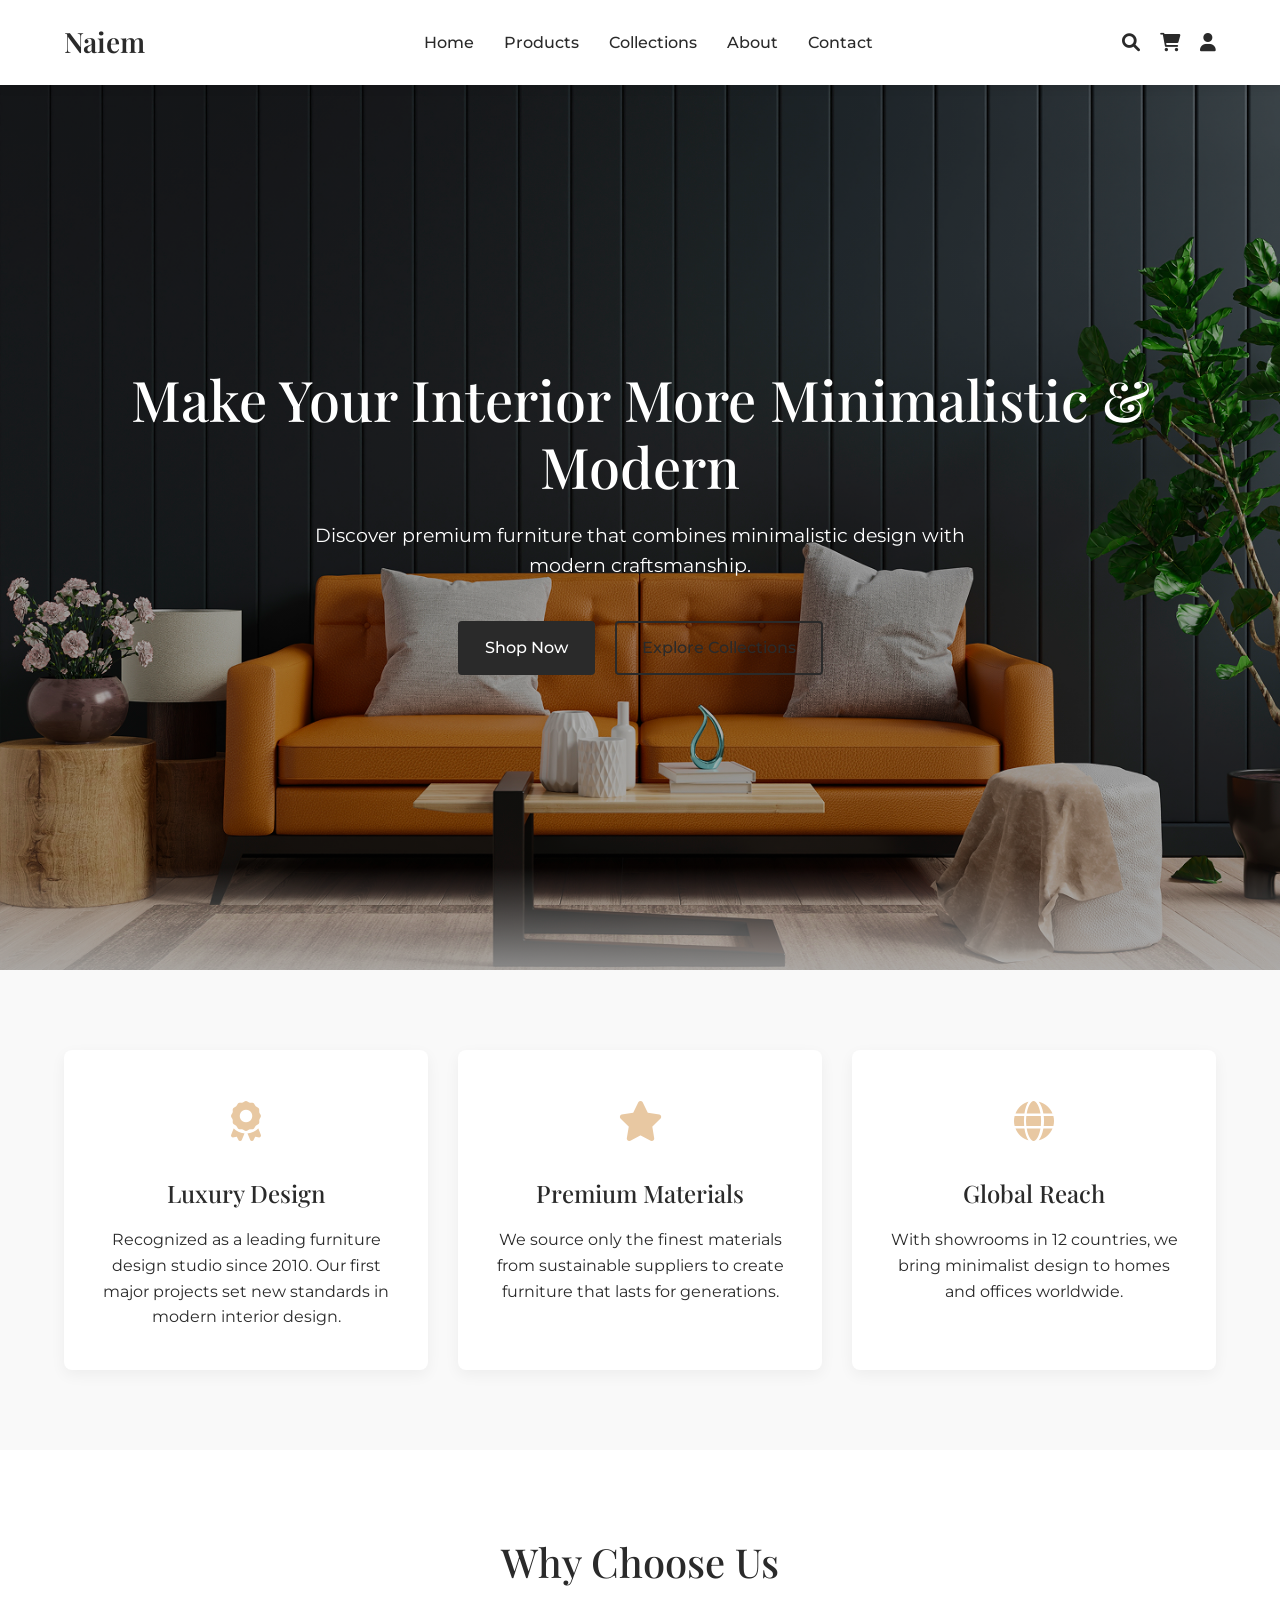
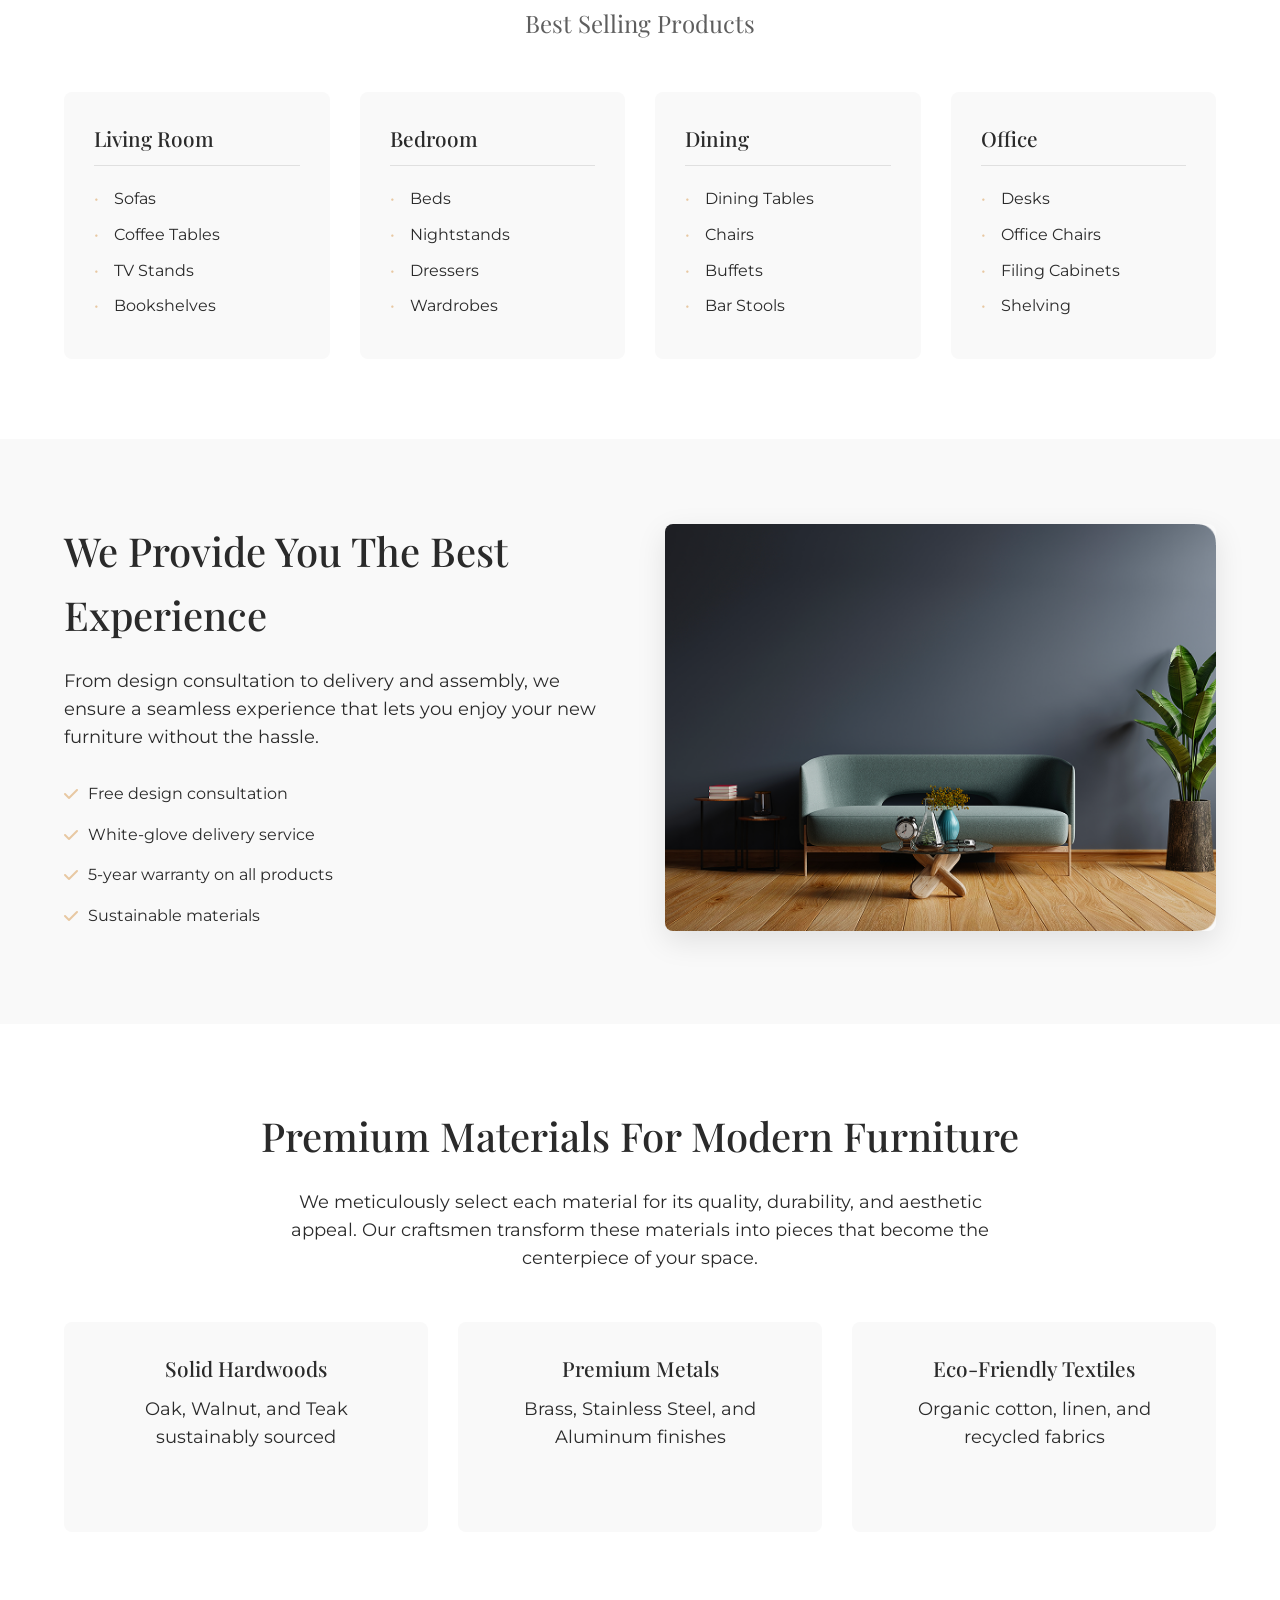
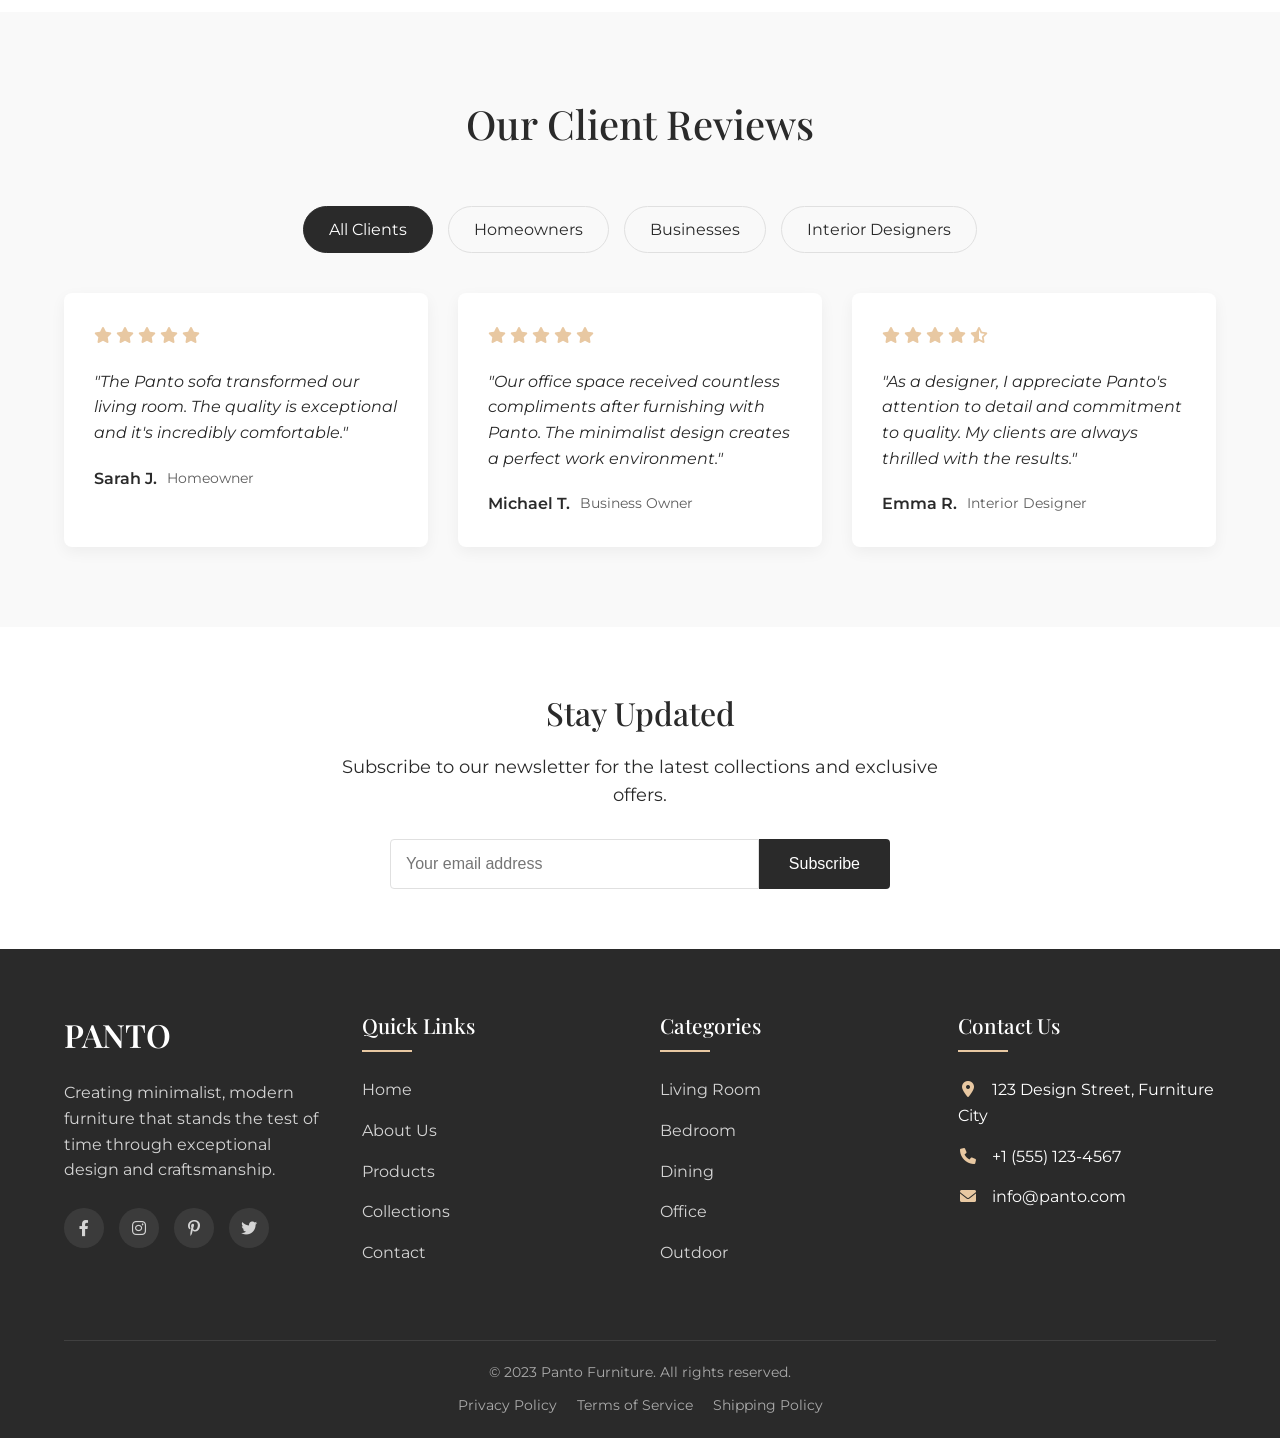
<file: index.html>
<!DOCTYPE html>
<html lang="en">
<head>
    <meta charset="UTF-8">
    <meta name="viewport" content="width=device-width, initial-scale=1.0">
    <title>Naiem - Minimalist Modern Furniture</title>
    <link rel="stylesheet" href="css/style.css">
    <link rel="stylesheet" href="css/responsive.css">
    <link href="https://fonts.googleapis.com/css2?family=Montserrat:wght@300;400;500;600;700&family=Playfair+Display:wght@400;500;600&display=swap" rel="stylesheet">
    <link rel="stylesheet" href="https://cdnjs.cloudflare.com/ajax/libs/font-awesome/6.0.0-beta3/css/all.min.css">
</head>
<body>
    <header class="header">
        <div class="container">
            <div class="logo">Naiem</div>
            <nav class="main-nav">
                <ul>
                    <li><a href="index.html">Home</a></li>
                    <li><a href="./product.html">Products</a></li>
                    <li><a href="#">Collections</a></li>
                    <li><a href="#">About</a></li>
                    <li><a href="#">Contact</a></li>
                </ul>
            </nav>
            <div class="nav-icons">
                <i class="fas fa-search"></i>
                <i class="fas fa-shopping-cart"></i>
                <i class="fas fa-user"></i>
            </div>
        </div>
    </header>

    <main>
        <section class="hero">
            <div class="container">
                <h1>Make Your Interior More Minimalistic & Modern</h1>
                <p class="subtitle">Discover premium furniture that combines minimalistic design with modern craftsmanship.</p>
                <div class="cta-buttons">
                    <a href="#" class="btn primary">Shop Now</a>
                    <a href="#" class="btn secondary">Explore Collections</a>
                </div>
            </div>
        </section>

        <section class="credentials">
            <div class="container">
                <div class="credential-card">
                    <div class="icon"><i class="fas fa-award"></i></div>
                    <h3>Luxury Design</h3>
                    <p>Recognized as a leading furniture design studio since 2010. Our first major projects set new standards in modern interior design.</p>
                </div>
                <div class="credential-card">
                    <div class="icon"><i class="fas fa-star"></i></div>
                    <h3>Premium Materials</h3>
                    <p>We source only the finest materials from sustainable suppliers to create furniture that lasts for generations.</p>
                </div>
                <div class="credential-card">
                    <div class="icon"><i class="fas fa-globe"></i></div>
                    <h3>Global Reach</h3>
                    <p>With showrooms in 12 countries, we bring minimalist design to homes and offices worldwide.</p>
                </div>
            </div>
        </section>

        <section class="products">
            <div class="container">
                <h2>Why Choose Us</h2>
                <h3>Best Selling Products</h3>
                
                <div class="product-grid">
                    <div class="product-category">
                        <h4>Living Room</h4>
                        <ul>
                            <li>Sofas</li>
                            <li>Coffee Tables</li>
                            <li>TV Stands</li>
                            <li>Bookshelves</li>
                        </ul>
                    </div>
                    
                    <div class="product-category">
                        <h4>Bedroom</h4>
                        <ul>
                            <li>Beds</li>
                            <li>Nightstands</li>
                            <li>Dressers</li>
                            <li>Wardrobes</li>
                        </ul>
                    </div>
                    
                    <div class="product-category">
                        <h4>Dining</h4>
                        <ul>
                            <li>Dining Tables</li>
                            <li>Chairs</li>
                            <li>Buffets</li>
                            <li>Bar Stools</li>
                        </ul>
                    </div>
                    
                    <div class="product-category">
                        <h4>Office</h4>
                        <ul>
                            <li>Desks</li>
                            <li>Office Chairs</li>
                            <li>Filing Cabinets</li>
                            <li>Shelving</li>
                        </ul>
                    </div>
                </div>
            </div>
        </section>

        <section class="experience">
            <div class="container">
                <div class="content">
                    <h2>We Provide You The Best Experience</h2>
                    <p>From design consultation to delivery and assembly, we ensure a seamless experience that lets you enjoy your new furniture without the hassle.</p>
                    <ul class="experience-list">
                        <li><i class="fas fa-check"></i> Free design consultation</li>
                        <li><i class="fas fa-check"></i> White-glove delivery service</li>
                        <li><i class="fas fa-check"></i> 5-year warranty on all products</li>
                        <li><i class="fas fa-check"></i> Sustainable materials</li>
                    </ul>
                </div>
                <div class="image">
                    <img src="img/experience.png" alt="Modern living room">
                </div>
            </div>
        </section>

        <section class="materials">
            <div class="container">
                <h2>Premium Materials For Modern Furniture</h2>
                <p>We meticulously select each material for its quality, durability, and aesthetic appeal. Our craftsmen transform these materials into pieces that become the centerpiece of your space.</p>
                
                <div class="material-types">
                    <div class="material">
                        <h4>Solid Hardwoods</h4>
                        <p>Oak, Walnut, and Teak sustainably sourced</p>
                    </div>
                    <div class="material">
                        <h4>Premium Metals</h4>
                        <p>Brass, Stainless Steel, and Aluminum finishes</p>
                    </div>
                    <div class="material">
                        <h4>Eco-Friendly Textiles</h4>
                        <p>Organic cotton, linen, and recycled fabrics</p>
                    </div>
                </div>
            </div>
        </section>

        <section class="reviews">
            <div class="container">
                <h2>Our Client Reviews</h2>
                
                <div class="review-categories">
                    <div class="category active" data-category="all">All Clients</div>
                    <div class="category" data-category="homeowners">Homeowners</div>
                    <div class="category" data-category="businesses">Businesses</div>
                    <div class="category" data-category="interior-designers">Interior Designers</div>
                </div>
                
                <div class="review-container">
                    <div class="review-card" data-category="homeowners">
                        <div class="stars">
                            <i class="fas fa-star"></i>
                            <i class="fas fa-star"></i>
                            <i class="fas fa-star"></i>
                            <i class="fas fa-star"></i>
                            <i class="fas fa-star"></i>
                        </div>
                        <p>"The Panto sofa transformed our living room. The quality is exceptional and it's incredibly comfortable."</p>
                        <div class="client">
                            <div class="name">Sarah J.</div>
                            <div class="type">Homeowner</div>
                        </div>
                    </div>
                    
                    <div class="review-card" data-category="businesses">
                        <div class="stars">
                            <i class="fas fa-star"></i>
                            <i class="fas fa-star"></i>
                            <i class="fas fa-star"></i>
                            <i class="fas fa-star"></i>
                            <i class="fas fa-star"></i>
                        </div>
                        <p>"Our office space received countless compliments after furnishing with Panto. The minimalist design creates a perfect work environment."</p>
                        <div class="client">
                            <div class="name">Michael T.</div>
                            <div class="type">Business Owner</div>
                        </div>
                    </div>
                    
                    <div class="review-card" data-category="interior-designers">
                        <div class="stars">
                            <i class="fas fa-star"></i>
                            <i class="fas fa-star"></i>
                            <i class="fas fa-star"></i>
                            <i class="fas fa-star"></i>
                            <i class="fas fa-star-half-alt"></i>
                        </div>
                        <p>"As a designer, I appreciate Panto's attention to detail and commitment to quality. My clients are always thrilled with the results."</p>
                        <div class="client">
                            <div class="name">Emma R.</div>
                            <div class="type">Interior Designer</div>
                        </div>
                    </div>
                </div>
            </div>
        </section>

        <section class="newsletter">
            <div class="container">
                <h3>Stay Updated</h3>
                <p>Subscribe to our newsletter for the latest collections and exclusive offers.</p>
                <form class="subscribe-form">
                    <input type="email" placeholder="Your email address">
                    <button type="submit">Subscribe</button>
                </form>
            </div>
        </section>
    </main>

    <footer class="footer">
        <div class="container">
            <div class="footer-grid">
                <div class="footer-col about">
                    <div class="logo">PANTO</div>
                    <p>Creating minimalist, modern furniture that stands the test of time through exceptional design and craftsmanship.</p>
                    <div class="social-links">
                        <a href="#"><i class="fab fa-facebook-f"></i></a>
                        <a href="#"><i class="fab fa-instagram"></i></a>
                        <a href="#"><i class="fab fa-pinterest-p"></i></a>
                        <a href="#"><i class="fab fa-twitter"></i></a>
                    </div>
                </div>
                
                <div class="footer-col links">
                    <h4>Quick Links</h4>
                    <ul>
                        <li><a href="#">Home</a></li>
                        <li><a href="#">About Us</a></li>
                        <li><a href="#">Products</a></li>
                        <li><a href="#">Collections</a></li>
                        <li><a href="#">Contact</a></li>
                    </ul>
                </div>
                
                <div class="footer-col links">
                    <h4>Categories</h4>
                    <ul>
                        <li><a href="#">Living Room</a></li>
                        <li><a href="#">Bedroom</a></li>
                        <li><a href="#">Dining</a></li>
                        <li><a href="#">Office</a></li>
                        <li><a href="#">Outdoor</a></li>
                    </ul>
                </div>
                
                <div class="footer-col contact">
                    <h4>Contact Us</h4>
                    <ul>
                        <li><i class="fas fa-map-marker-alt"></i> 123 Design Street, Furniture City</li>
                        <li><i class="fas fa-phone"></i> +1 (555) 123-4567</li>
                        <li><i class="fas fa-envelope"></i> info@panto.com</li>
                    </ul>
                </div>
            </div>
            
            <div class="footer-bottom">
                <p>&copy; 2023 Panto Furniture. All rights reserved.</p>
                <div class="legal-links">
                    <a href="#">Privacy Policy</a>
                    <a href="#">Terms of Service</a>
                    <a href="#">Shipping Policy</a>
                </div>
            </div>
        </div>
    </footer>

    <script src="js/script.js"></script>
</body>
</html>
</file>
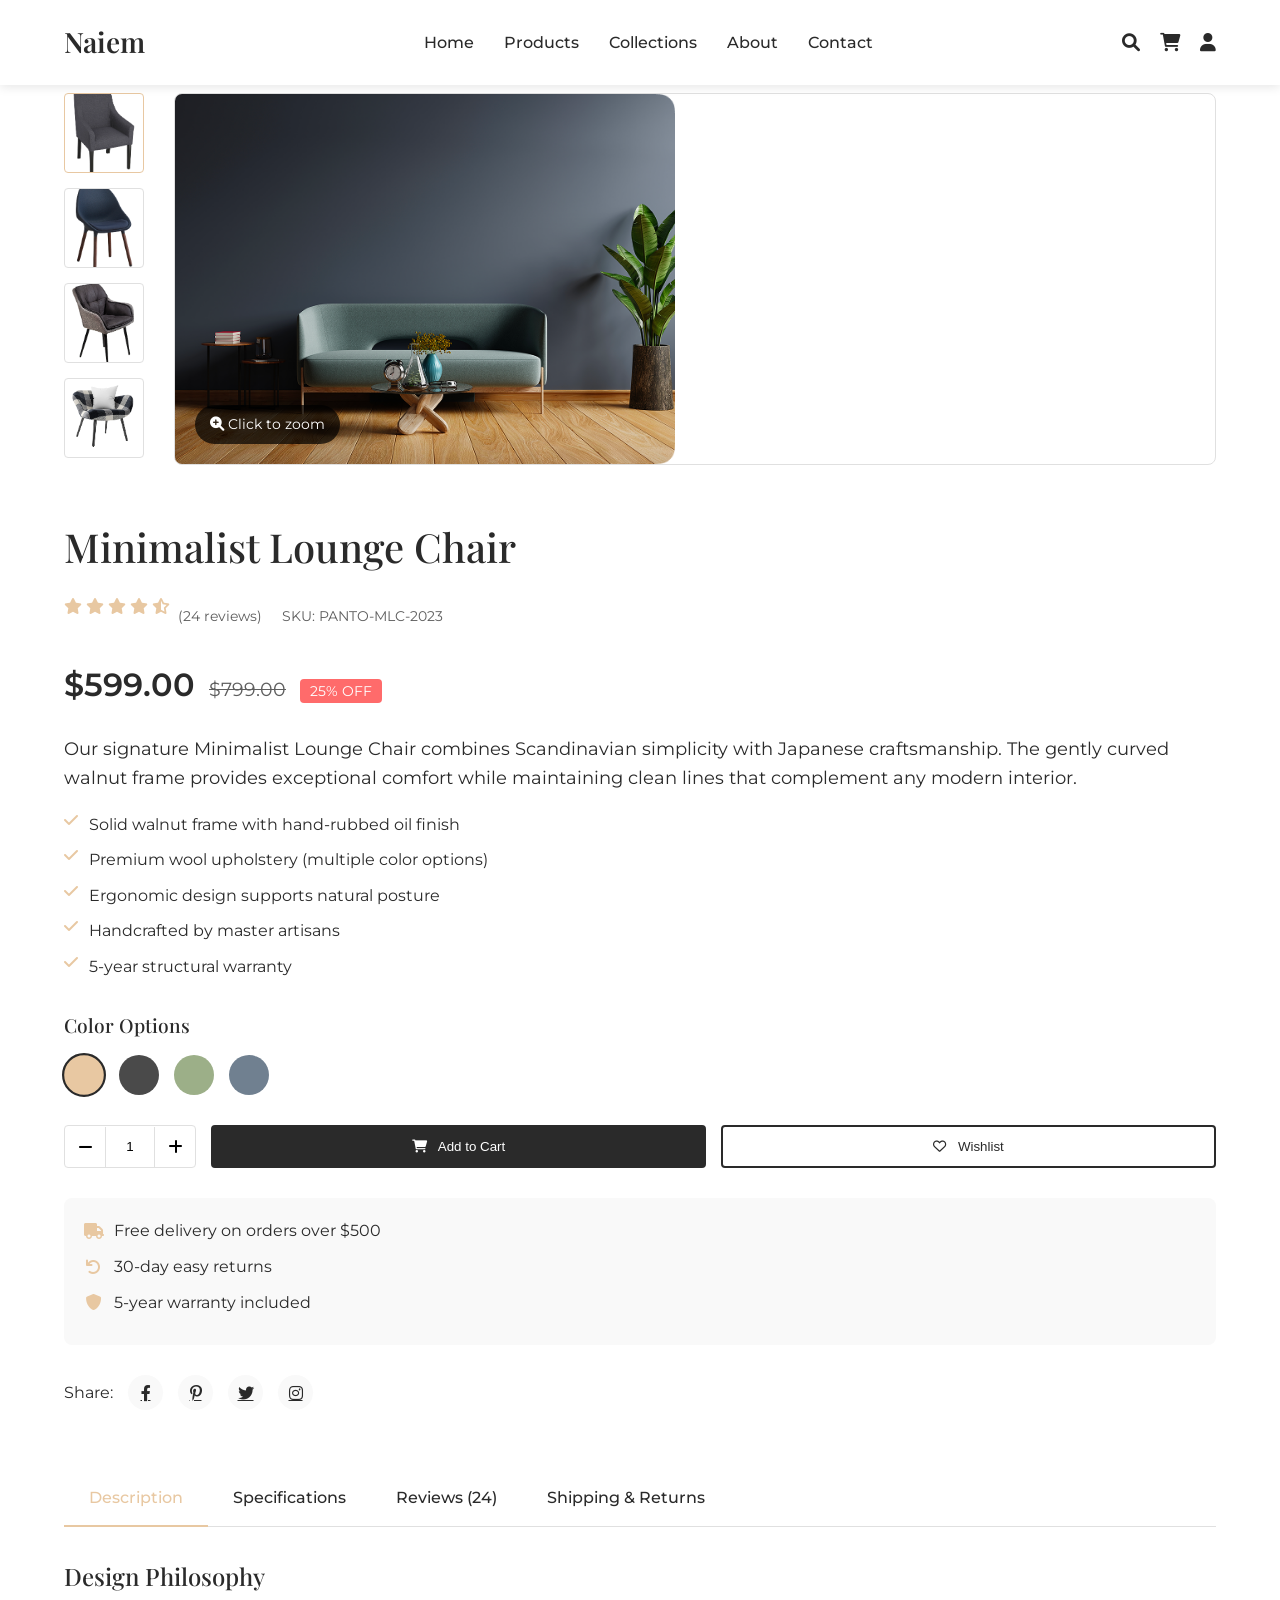
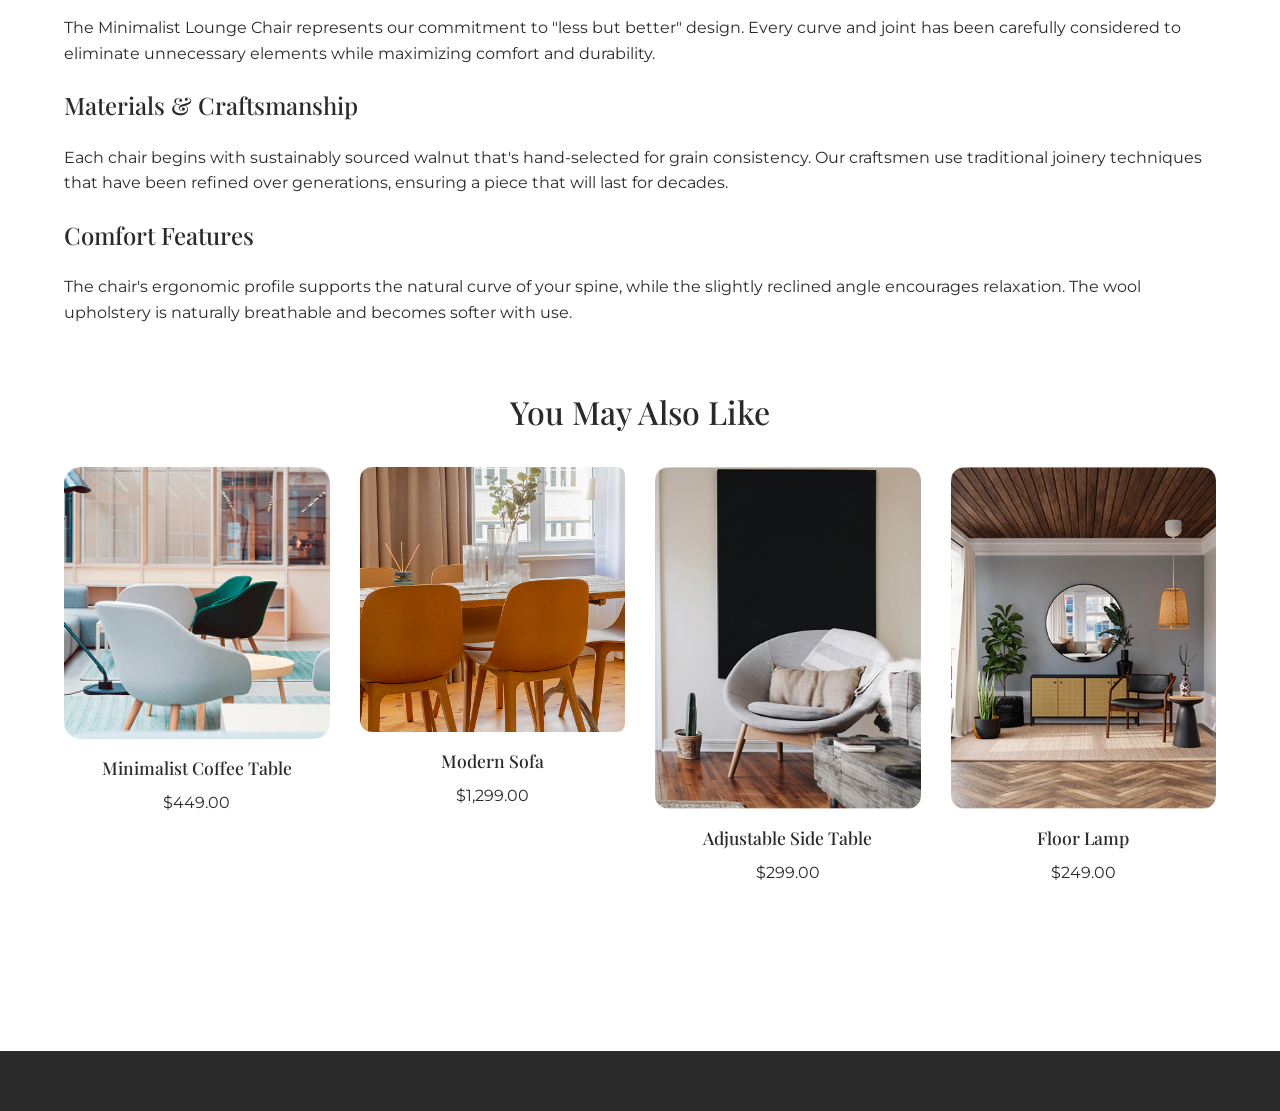
<file: product.html>
<!DOCTYPE html>
<html lang="en">
<head>
    <meta charset="UTF-8">
    <meta name="viewport" content="width=device-width, initial-scale=1.0">
    <title>Minimalist Lounge Chair | Panto Furniture</title>
    <link rel="stylesheet" href="css/style.css">
    <link rel="stylesheet" href="css/responsive.css">
    <link href="https://fonts.googleapis.com/css2?family=Montserrat:wght@300;400;500;600;700&family=Playfair+Display:wght@400;500;600&display=swap" rel="stylesheet">
    <link rel="stylesheet" href="https://cdnjs.cloudflare.com/ajax/libs/font-awesome/6.0.0-beta3/css/all.min.css">
</head>
<body>
    <header class="header">
        <div class="container">
            <div class="logo">Naiem</div>
            <nav class="main-nav">
                <ul>
                    <li><a href="index.html">Home</a></li>
                    <li><a href="#">Products</a></li>
                    <li><a href="#">Collections</a></li>
                    <li><a href="#">About</a></li>
                    <li><a href="#">Contact</a></li>
                </ul>
            </nav>
            <div class="nav-icons">
                <i class="fas fa-search"></i>
                <i class="fas fa-shopping-cart"></i>
                <i class="fas fa-user"></i>
            </div>
        </div>
    </header>

    <main class="product-page">
        <div class="container">
            <!-- Breadcrumbs -->
            <nav class="breadcrumbs">
                <a href="index.html">Home</a>
                <span>/</span>
                <a href="#">Living Room</a>
                <span>/</span>
                <a href="#">Chairs</a>
                <span>/</span>
                <span>Minimalist Lounge Chair</span>
            </nav>

            <!-- Product Gallery -->
            <section class="product-gallery">
                <div class="thumbnail-container">
                    <div class="thumbnail active" data-target="main1">
                        <img src="./img/product-1.png" alt="Minimalist Lounge Chair Front View">
                    </div>
                    <div class="thumbnail" data-target="main2">
                        <img src="./img/product-2.png" alt="Minimalist Lounge Chair Side View">
                    </div>
                    <div class="thumbnail" data-target="main3">
                        <img src="./img/product-3.png" alt="Minimalist Lounge Chair Detail">
                    </div>
                    <div class="thumbnail" data-target="main4">
                        <img src="./img/product-4.png" alt="Minimalist Lounge Chair in Space">
                    </div>
                </div>
                <div class="main-image">
                    <img id="mainImage" src="./img/experience.png" alt="Minimalist Lounge Chair">
                    <div class="image-zoom">
                        <i class="fas fa-search-plus"></i> Click to zoom
                    </div>
                </div>
            </section>

            <!-- Product Details -->
            <section class="product-details">
                <h1>Minimalist Lounge Chair</h1>
                <div class="product-meta">
                    <div class="rating">
                        <div class="stars">
                            <i class="fas fa-star"></i>
                            <i class="fas fa-star"></i>
                            <i class="fas fa-star"></i>
                            <i class="fas fa-star"></i>
                            <i class="fas fa-star-half-alt"></i>
                        </div>
                        <span class="review-count">(24 reviews)</span>
                    </div>
                    <div class="sku">SKU: PANTO-MLC-2023</div>
                </div>

                <div class="price">
                    <span class="current-price">$599.00</span>
                    <span class="original-price">$799.00</span>
                    <span class="discount">25% OFF</span>
                </div>

                <div class="product-description">
                    <p>Our signature Minimalist Lounge Chair combines Scandinavian simplicity with Japanese craftsmanship. The gently curved walnut frame provides exceptional comfort while maintaining clean lines that complement any modern interior.</p>
                    <ul class="features">
                        <li><i class="fas fa-check"></i> Solid walnut frame with hand-rubbed oil finish</li>
                        <li><i class="fas fa-check"></i> Premium wool upholstery (multiple color options)</li>
                        <li><i class="fas fa-check"></i> Ergonomic design supports natural posture</li>
                        <li><i class="fas fa-check"></i> Handcrafted by master artisans</li>
                        <li><i class="fas fa-check"></i> 5-year structural warranty</li>
                    </ul>
                </div>

                <div class="color-options">
                    <h3>Color Options</h3>
                    <div class="colors">
                        <div class="color-option active" data-color="natural" style="background-color: #e8c8a2;"></div>
                        <div class="color-option" data-color="charcoal" style="background-color: #4a4a4a;"></div>
                        <div class="color-option" data-color="sage" style="background-color: #9caf88;"></div>
                        <div class="color-option" data-color="slate" style="background-color: #708090;"></div>
                    </div>
                </div>

                <div class="product-actions">
                    <div class="quantity-selector">
                        <button class="qty-btn minus"><i class="fas fa-minus"></i></button>
                        <input type="number" value="1" min="1" max="10">
                        <button class="qty-btn plus"><i class="fas fa-plus"></i></button>
                    </div>
                    <button class="btn primary add-to-cart">
                        <i class="fas fa-shopping-cart"></i> Add to Cart
                    </button>
                    <button class="btn secondary wishlist">
                        <i class="far fa-heart"></i> Wishlist
                    </button>
                </div>

                <div class="delivery-info">
                    <div class="info-item">
                        <i class="fas fa-truck"></i>
                        <span>Free delivery on orders over $500</span>
                    </div>
                    <div class="info-item">
                        <i class="fas fa-undo"></i>
                        <span>30-day easy returns</span>
                    </div>
                    <div class="info-item">
                        <i class="fas fa-shield-alt"></i>
                        <span>5-year warranty included</span>
                    </div>
                </div>

                <div class="share-buttons">
                    <span>Share:</span>
                    <a href="#"><i class="fab fa-facebook-f"></i></a>
                    <a href="#"><i class="fab fa-pinterest-p"></i></a>
                    <a href="#"><i class="fab fa-twitter"></i></a>
                    <a href="#"><i class="fab fa-instagram"></i></a>
                </div>
            </section>

            <!-- Product Tabs -->
            <section class="product-tabs">
                <div class="tabs-header">
                    <div class="tab active" data-tab="description">Description</div>
                    <div class="tab" data-tab="specs">Specifications</div>
                    <div class="tab" data-tab="reviews">Reviews (24)</div>
                    <div class="tab" data-tab="shipping">Shipping & Returns</div>
                </div>
                <div class="tabs-content">
                    <div class="tab-content active" id="description">
                        <h3>Design Philosophy</h3>
                        <p>The Minimalist Lounge Chair represents our commitment to "less but better" design. Every curve and joint has been carefully considered to eliminate unnecessary elements while maximizing comfort and durability.</p>
                        
                        <h3>Materials & Craftsmanship</h3>
                        <p>Each chair begins with sustainably sourced walnut that's hand-selected for grain consistency. Our craftsmen use traditional joinery techniques that have been refined over generations, ensuring a piece that will last for decades.</p>
                        
                        <h3>Comfort Features</h3>
                        <p>The chair's ergonomic profile supports the natural curve of your spine, while the slightly reclined angle encourages relaxation. The wool upholstery is naturally breathable and becomes softer with use.</p>
                    </div>
                    
                    <div class="tab-content" id="specs">
                        <table>
                            <tr>
                                <th>Dimensions</th>
                                <td>28" W x 32" D x 30" H</td>
                            </tr>
                            <tr>
                                <th>Seat Height</th>
                                <td>18"</td>
                            </tr>
                            <tr>
                                <th>Weight Capacity</th>
                                <td>300 lbs</td>
                            </tr>
                            <tr>
                                <th>Frame Material</th>
                                <td>Solid American Walnut</td>
                            </tr>
                            <tr>
                                <th>Upholstery</th>
                                <td>100% Premium Wool (Oeko-Tex Certified)</td>
                            </tr>
                            <tr>
                                <th>Assembly</th>
                                <td>Required (tools included)</td>
                            </tr>
                            <tr>
                                <th>Weight</th>
                                <td>28 lbs</td>
                            </tr>
                            <tr>
                                <th>Made In</th>
                                <td>Portland, Oregon</td>
                            </tr>
                        </table>
                    </div>
                    
                    <div class="tab-content" id="reviews">
                        <div class="review-summary">
                            <div class="overall-rating">
                                <div class="average">4.7</div>
                                <div class="stars">
                                    <i class="fas fa-star"></i>
                                    <i class="fas fa-star"></i>
                                    <i class="fas fa-star"></i>
                                    <i class="fas fa-star"></i>
                                    <i class="fas fa-star-half-alt"></i>
                                </div>
                                <div class="total">Based on 24 reviews</div>
                            </div>
                            <div class="rating-bars">
                                <div class="bar">
                                    <span>5 stars</span>
                                    <div class="progress">
                                        <div class="progress-fill" style="width: 75%;"></div>
                                    </div>
                                    <span>18</span>
                                </div>
                                <div class="bar">
                                    <span>4 stars</span>
                                    <div class="progress">
                                        <div class="progress-fill" style="width: 20%;"></div>
                                    </div>
                                    <span>5</span>
                                </div>
                                <div class="bar">
                                    <span>3 stars</span>
                                    <div class="progress">
                                        <div class="progress-fill" style="width: 5%;"></div>
                                    </div>
                                    <span>1</span>
                                </div>
                                <div class="bar">
                                    <span>2 stars</span>
                                    <div class="progress">
                                        <div class="progress-fill" style="width: 0%;"></div>
                                    </div>
                                    <span>0</span>
                                </div>
                                <div class="bar">
                                    <span>1 star</span>
                                    <div class="progress">
                                        <div class="progress-fill" style="width: 0%;"></div>
                                    </div>
                                    <span>0</span>
                                </div>
                            </div>
                        </div>
                        
                        <div class="review-form">
                            <h3>Write a Review</h3>
                            <form>
                                <div class="form-group">
                                    <label>Your Rating</label>
                                    <div class="rating-input">
                                        <i class="far fa-star" data-rating="1"></i>
                                        <i class="far fa-star" data-rating="2"></i>
                                        <i class="far fa-star" data-rating="3"></i>
                                        <i class="far fa-star" data-rating="4"></i>
                                        <i class="far fa-star" data-rating="5"></i>
                                        <input type="hidden" name="rating" id="rating-value" value="0">
                                    </div>
                                </div>
                                <div class="form-group">
                                    <label for="review-title">Review Title</label>
                                    <input type="text" id="review-title" placeholder="Summarize your experience">
                                </div>
                                <div class="form-group">
                                    <label for="review-text">Your Review</label>
                                    <textarea id="review-text" rows="5" placeholder="What did you like or dislike about this product?"></textarea>
                                </div>
                                <div class="form-group">
                                    <label for="review-name">Name</label>
                                    <input type="text" id="review-name" placeholder="Your name">
                                </div>
                                <button type="submit" class="btn primary">Submit Review</button>
                            </form>
                        </div>
                        
                        <div class="review-list">
                            <div class="review-item">
                                <div class="review-header">
                                    <div class="stars">
                                        <i class="fas fa-star"></i>
                                        <i class="fas fa-star"></i>
                                        <i class="fas fa-star"></i>
                                        <i class="fas fa-star"></i>
                                        <i class="fas fa-star"></i>
                                    </div>
                                    <h4>Perfect addition to my reading nook</h4>
                                    <div class="review-meta">By Jennifer K. on October 12, 2023</div>
                                </div>
                                <div class="review-body">
                                    <p>This chair has completely transformed my reading corner. The craftsmanship is exceptional - you can see and feel the quality in every detail. After six months of daily use, it still looks and feels brand new. The wool upholstery is surprisingly comfortable year-round.</p>
                                </div>
                            </div>
                            
                            <div class="review-item">
                                <div class="review-header">
                                    <div class="stars">
                                        <i class="fas fa-star"></i>
                                        <i class="fas fa-star"></i>
                                        <i class="fas fa-star"></i>
                                        <i class="fas fa-star"></i>
                                        <i class="far fa-star"></i>
                                    </div>
                                    <h4>Beautiful but firm</h4>
                                    <div class="review-meta">By Michael T. on September 5, 2023</div>
                                </div>
                                <div class="review-body">
                                    <p>The chair is absolutely stunning and gets compliments from everyone who sees it. The walnut grain is beautiful. I gave 4 stars because the seat is firmer than I expected - not uncomfortable, but took some getting used to. Assembly was straightforward with the included tools.</p>
                                </div>
                            </div>
                        </div>
                    </div>
                    
                    <div class="tab-content" id="shipping">
                        <h3>Shipping Information</h3>
                        <p>We offer free standard shipping on all orders over $500. For orders below $500, a flat shipping fee of $49 applies.</p>
                        <p>Most items ship within 3-5 business days. Made-to-order items typically ship within 2-3 weeks. You'll receive tracking information via email once your order ships.</p>
                        
                        <h3>White Glove Delivery</h3>
                        <p>For an additional $99, our white glove service includes:</p>
                        <ul>
                            <li>In-home delivery (ground floor)</li>
                            <li>Assembly by our delivery team</li>
                            <li>Removal of all packaging materials</li>
                            <li>Inspection of the product with you</li>
                        </ul>
                        
                        <h3>Returns & Exchanges</h3>
                        <p>We offer a 30-day return policy for unused items in original condition. Customer is responsible for return shipping costs. Made-to-order and customized items are final sale.</p>
                        <p>For damaged or defective items, please contact us within 7 days of delivery for replacement or repair.</p>
                    </div>
                </div>
            </section>

            <!-- Related Products -->
            <section class="related-products">
                <h2>You May Also Like</h2>
                <div class="products-grid">
                    <div class="product-card">
                        <div class="product-image">
                            <img src="./img/product-5.png" alt="Minimalist Coffee Table">
                            <div class="quick-view">Quick View</div>
                        </div>
                        <h3>Minimalist Coffee Table</h3>
                        <div class="price">$449.00</div>
                    </div>
                    
                    <div class="product-card">
                        <div class="product-image">
                            <img src="./img/product-6.png" alt="Modern Sofa">
                            <div class="quick-view">Quick View</div>
                        </div>
                        <h3>Modern Sofa</h3>
                        <div class="price">$1,299.00</div>
                    </div>
                    
                    <div class="product-card">
                        <div class="product-image">
                            <img src="./img/product-7.png" alt="Adjustable Side Table">
                            <div class="quick-view">Quick View</div>
                        </div>
                        <h3>Adjustable Side Table</h3>
                        <div class="price">$299.00</div>
                    </div>
                    
                    <div class="product-card">
                        <div class="product-image">
                            <img src="./img/product-8.png" alt="Floor Lamp">
                            <div class="quick-view">Quick View</div>
                        </div>
                        <h3>Floor Lamp</h3>
                        <div class="price">$249.00</div>
                    </div>
                </div>
            </section>
        </div>
    </main>

    <footer class="footer">
        <!-- Footer content from your landing page -->
    </footer>

    <script src="js/script.js"></script>
    <script src="js/product.js"></script>
</body>
</html>
</file>
<file: css/style.css>
/* Base Styles */
:root {
    --primary-color: #2a2a2a;
    --secondary-color: #5e5e5e;
    --accent-color: #e8c8a2;
    --light-bg: #f9f9f9;
    --white: #ffffff;
    --black: #000000;
    --gray: #e0e0e0;
    --dark-gray: #333333;
}

* {
    margin: 0;
    padding: 0;
    box-sizing: border-box;
}

body {
    font-family: 'Montserrat', sans-serif;
    color: var(--primary-color);
    line-height: 1.6;
    background-color: var(--white);
}

h1, h2, h3, h4 {
    font-family: 'Playfair Display', serif;
    font-weight: 500;
}

.container {
    width: 90%;
    max-width: 1200px;
    margin: 0 auto;
}

.btn {
    display: inline-block;
    padding: 12px 25px;
    border-radius: 4px;
    text-decoration: none;
    font-weight: 500;
    transition: all 0.3s ease;
}

.btn.primary {
    background-color: var(--primary-color);
    color: var(--white);
    border: 2px solid var(--primary-color);
}

.btn.primary:hover {
    background-color: transparent;
    color: var(--primary-color);
}

.btn.secondary {
    background-color: transparent;
    color: var(--primary-color);
    border: 2px solid var(--primary-color);
}

.btn.secondary:hover {
    background-color: var(--primary-color);
    color: var(--white);
}

/* Header Styles */
.header {
    padding: 20px 0;
    position: fixed;
    width: 100%;
    top: 0;
    left: 0;
    background-color: var(--white);
    box-shadow: 0 2px 10px rgba(0, 0, 0, 0.1);
    z-index: 1000;
}

.header .container {
    display: flex;
    justify-content: space-between;
    align-items: center;
}

.logo {
    font-family: 'Playfair Display', serif;
    font-size: 28px;
    font-weight: 600;
    color: var(--primary-color);
}

.main-nav ul {
    display: flex;
    list-style: none;
}

.main-nav li {
    margin-left: 30px;
}

.main-nav a {
    text-decoration: none;
    color: var(--primary-color);
    font-weight: 500;
    transition: color 0.3s;
}

.main-nav a:hover {
    color: var(--accent-color);
}

.nav-icons {
    display: flex;
    gap: 20px;
}

.nav-icons i {
    font-size: 18px;
    color: var(--primary-color);
    cursor: pointer;
    transition: color 0.3s;
}

.nav-icons i:hover {
    color: var(--accent-color);
}

/* Hero Section */
.hero {
    height: 100vh;
    background-image: linear-gradient(rgba(0, 0, 0, 0.3), rgba(0, 0, 0, 0.3)), url('../img/hero-bg.png');
    background-size: cover;
    background-position: center;
    color: var(--white);
    display: flex;
    align-items: center;
    text-align: center;
    margin-top: 70px;
}

.hero h1 {
    font-size: 3.5rem;
    margin-bottom: 20px;
    line-height: 1.2;
}

.hero .subtitle {
    font-size: 1.2rem;
    max-width: 700px;
    margin: 0 auto 40px;
}

.cta-buttons {
    display: flex;
    justify-content: center;
    gap: 20px;
}

/* Credentials Section */
.credentials {
    padding: 80px 0;
    background-color: var(--light-bg);
}

.credentials .container {
    display: flex;
    justify-content: space-between;
    flex-wrap: wrap;
    gap: 30px;
}

.credential-card {
    flex: 1;
    min-width: 250px;
    text-align: center;
    padding: 40px 30px;
    background-color: var(--white);
    border-radius: 8px;
    box-shadow: 0 5px 15px rgba(0, 0, 0, 0.05);
    transition: transform 0.3s;
}

.credential-card:hover {
    transform: translateY(-10px);
}

.credential-card .icon {
    font-size: 2.5rem;
    color: var(--accent-color);
    margin-bottom: 20px;
}

.credential-card h3 {
    margin-bottom: 15px;
    font-size: 1.5rem;
}

/* Products Section */
.products {
    padding: 80px 0;
}

.products h2 {
    text-align: center;
    font-size: 2.5rem;
    margin-bottom: 10px;
}

.products h3 {
    text-align: center;
    font-size: 1.5rem;
    margin-bottom: 50px;
    color: var(--secondary-color);
    font-weight: 400;
}

.product-grid {
    display: grid;
    grid-template-columns: repeat(auto-fit, minmax(250px, 1fr));
    gap: 30px;
}

.product-category {
    background-color: var(--light-bg);
    padding: 30px;
    border-radius: 8px;
}

.product-category h4 {
    font-size: 1.3rem;
    margin-bottom: 20px;
    padding-bottom: 10px;
    border-bottom: 1px solid var(--gray);
}

.product-category ul {
    list-style: none;
}

.product-category li {
    margin-bottom: 10px;
    position: relative;
    padding-left: 20px;
}

.product-category li:before {
    content: "•";
    position: absolute;
    left: 0;
    color: var(--accent-color);
}

/* Experience Section */
.experience {
    padding: 80px 0;
    background-color: var(--light-bg);
}

.experience .container {
    display: flex;
    align-items: center;
    gap: 50px;
}

.experience .content {
    flex: 1;
}

.experience .image {
    flex: 1;
}

.experience .image img {
    width: 100%;
    border-radius: 8px;
    box-shadow: 0 10px 30px rgba(0, 0, 0, 0.1);
}

.experience h2 {
    font-size: 2.5rem;
    margin-bottom: 20px;
}

.experience p {
    margin-bottom: 30px;
    font-size: 1.1rem;
}

.experience-list {
    list-style: none;
}

.experience-list li {
    margin-bottom: 15px;
    display: flex;
    align-items: center;
}

.experience-list i {
    color: var(--accent-color);
    margin-right: 10px;
}

/* Materials Section */
.materials {
    padding: 80px 0;
}

.materials h2 {
    text-align: center;
    font-size: 2.5rem;
    margin-bottom: 20px;
}

.materials p {
    text-align: center;
    max-width: 700px;
    margin: 0 auto 50px;
    font-size: 1.1rem;
}

.material-types {
    display: flex;
    justify-content: center;
    flex-wrap: wrap;
    gap: 30px;
}

.material {
    text-align: center;
    padding: 30px;
    background-color: var(--light-bg);
    border-radius: 8px;
    flex: 1;
    min-width: 250px;
    transition: transform 0.3s;
}

.material:hover {
    transform: translateY(-10px);
}

.material h4 {
    font-size: 1.3rem;
    margin-bottom: 10px;
}

/* Reviews Section */
.reviews {
    padding: 80px 0;
    background-color: var(--light-bg);
}

.reviews h2 {
    text-align: center;
    font-size: 2.5rem;
    margin-bottom: 50px;
}

.review-categories {
    display: flex;
    justify-content: center;
    flex-wrap: wrap;
    gap: 15px;
    margin-bottom: 40px;
}

.category {
    padding: 10px 25px;
    border: 1px solid var(--gray);
    border-radius: 30px;
    cursor: pointer;
    transition: all 0.3s;
}

.category.active, .category:hover {
    background-color: var(--primary-color);
    color: var(--white);
    border-color: var(--primary-color);
}

.review-container {
    display: grid;
    grid-template-columns: repeat(auto-fit, minmax(300px, 1fr));
    gap: 30px;
}

.review-card {
    background-color: var(--white);
    padding: 30px;
    border-radius: 8px;
    box-shadow: 0 5px 15px rgba(0, 0, 0, 0.05);
}

.stars {
    color: var(--accent-color);
    margin-bottom: 20px;
}

.review-card p {
    font-style: italic;
    margin-bottom: 20px;
}

.client {
    display: flex;
    align-items: center;
}

.client .name {
    font-weight: 600;
    margin-right: 10px;
}

.client .type {
    color: var(--secondary-color);
    font-size: 0.9rem;
}

/* Newsletter Section */
.newsletter {
    padding: 60px 0;
    text-align: center;
}

.newsletter h3 {
    font-size: 2rem;
    margin-bottom: 15px;
}

.newsletter p {
    max-width: 600px;
    margin: 0 auto 30px;
    font-size: 1.1rem;
}

.subscribe-form {
    display: flex;
    max-width: 500px;
    margin: 0 auto;
}

.subscribe-form input {
    flex: 1;
    padding: 15px;
    border: 1px solid var(--gray);
    border-radius: 4px 0 0 4px;
    font-size: 1rem;
}

.subscribe-form button {
    padding: 15px 30px;
    background-color: var(--primary-color);
    color: var(--white);
    border: none;
    border-radius: 0 4px 4px 0;
    cursor: pointer;
    font-size: 1rem;
    transition: background-color 0.3s;
}

.subscribe-form button:hover {
    background-color: var(--dark-gray);
}

/* Footer Styles */
.footer {
    background-color: var(--primary-color);
    color: var(--white);
    padding: 60px 0 0;
}

.footer-grid {
    display: grid;
    grid-template-columns: repeat(auto-fit, minmax(200px, 1fr));
    gap: 40px;
    margin-bottom: 60px;
}

.footer-col h4 {
    font-size: 1.3rem;
    margin-bottom: 25px;
    position: relative;
    padding-bottom: 10px;
}

.footer-col h4:after {
    content: '';
    position: absolute;
    left: 0;
    bottom: 0;
    width: 50px;
    height: 2px;
    background-color: var(--accent-color);
}

.footer-col.about .logo {
    font-size: 2rem;
    margin-bottom: 20px;
    color: var(--white);
}

.footer-col p {
    margin-bottom: 25px;
    opacity: 0.8;
}

.social-links {
    display: flex;
    gap: 15px;
}

.social-links a {
    display: flex;
    align-items: center;
    justify-content: center;
    width: 40px;
    height: 40px;
    background-color: rgba(255, 255, 255, 0.1);
    border-radius: 50%;
    color: var(--white);
    transition: all 0.3s;
}

.social-links a:hover {
    background-color: var(--accent-color);
    color: var(--primary-color);
}

.footer-col ul {
    list-style: none;
}

.footer-col li {
    margin-bottom: 15px;
}

.footer-col a {
    color: var(--white);
    opacity: 0.8;
    text-decoration: none;
    transition: all 0.3s;
}

.footer-col a:hover {
    opacity: 1;
    padding-left: 5px;
}

.footer-col.contact i {
    margin-right: 10px;
    color: var(--accent-color);
    width: 20px;
    text-align: center;
}

.footer-bottom {
    padding: 20px 0;
    border-top: 1px solid rgba(255, 255, 255, 0.1);
    text-align: center;
}

.footer-bottom p {
    margin-bottom: 10px;
    opacity: 0.6;
    font-size: 0.9rem;
}

.legal-links {
    display: flex;
    justify-content: center;
    gap: 20px;
}

.legal-links a {
    color: var(--white);
    opacity: 0.6;
    font-size: 0.9rem;
    text-decoration: none;
    transition: opacity 0.3s;
}

.legal-links a:hover {
    opacity: 1;
}/* Product Page Styles */
.product-page {
    padding: 40px 0 80px;
}

.breadcrumbs {
    margin-bottom: 30px;
    font-size: 0.9rem;
    color: var(--secondary-color);
}

.breadcrumbs a {
    color: var(--secondary-color);
    text-decoration: none;
    transition: color 0.3s;
}

.breadcrumbs a:hover {
    color: var(--accent-color);
}

.breadcrumbs span {
    margin: 0 8px;
}

.product-gallery {
    display: flex;
    gap: 30px;
    margin-bottom: 50px;
}

.thumbnail-container {
    display: flex;
    flex-direction: column;
    gap: 15px;
    width: 80px;
}

.thumbnail {
    width: 80px;
    height: 80px;
    border: 1px solid var(--gray);
    border-radius: 4px;
    overflow: hidden;
    cursor: pointer;
    transition: all 0.3s;
}

.thumbnail.active {
    border-color: var(--accent-color);
}

.thumbnail img {
    width: 100%;
    height: 100%;
    object-fit: cover;
}

.main-image {
    flex: 1;
    position: relative;
    border: 1px solid var(--gray);
    border-radius: 8px;
    overflow: hidden;
}

.main-image img {
    max-width: 500px;
    width: 100%;
    height: auto;
    display: block;
}

.image-zoom {
    position: absolute;
    bottom: 20px;
    left: 20px;
    background-color: rgba(0, 0, 0, 0.7);
    color: white;
    padding: 8px 15px;
    border-radius: 30px;
    font-size: 0.9rem;
    cursor: pointer;
}

.product-details {
    margin-bottom: 60px;
}

.product-details h1 {
    font-size: 2.5rem;
    margin-bottom: 15px;
}

.product-meta {
    display: flex;
    align-items: center;
    gap: 20px;
    margin-bottom: 20px;
}

.rating {
    display: flex;
    align-items: center;
    gap: 8px;
}

.stars {
    color: var(--accent-color);
}

.review-count {
    font-size: 0.9rem;
    color: var(--secondary-color);
}

.sku {
    font-size: 0.9rem;
    color: var(--secondary-color);
}

.price {
    margin-bottom: 25px;
}

.current-price {
    font-size: 2rem;
    font-weight: 600;
    color: var(--primary-color);
}

.original-price {
    font-size: 1.2rem;
    text-decoration: line-through;
    color: var(--secondary-color);
    margin-left: 10px;
}

.discount {
    background-color: #ff6b6b;
    color: white;
    padding: 3px 10px;
    border-radius: 4px;
    font-size: 0.9rem;
    margin-left: 10px;
}

.product-description {
    margin-bottom: 30px;
}

.product-description p {
    margin-bottom: 20px;
    font-size: 1.1rem;
}

.features {
    list-style: none;
    margin-top: 20px;
}

.features li {
    margin-bottom: 10px;
    padding-left: 25px;
    position: relative;
}

.features i {
    position: absolute;
    left: 0;
    color: var(--accent-color);
}

.color-options {
    margin-bottom: 30px;
}

.color-options h3 {
    font-size: 1.2rem;
    margin-bottom: 15px;
}

.colors {
    display: flex;
    gap: 15px;
}

.color-option {
    width: 40px;
    height: 40px;
    border-radius: 50%;
    cursor: pointer;
    border: 2px solid transparent;
    transition: all 0.3s;
}

.color-option.active {
    border-color: var(--primary-color);
    transform: scale(1.1);
}

.product-actions {
    display: flex;
    gap: 15px;
    margin-bottom: 30px;
    flex-wrap: wrap;
}

.quantity-selector {
    display: flex;
    align-items: center;
    border: 1px solid var(--gray);
    border-radius: 4px;
}

.qty-btn {
    width: 40px;
    height: 40px;
    background: none;
    border: none;
    font-size: 1rem;
    cursor: pointer;
    display: flex;
    align-items: center;
    justify-content: center;
}

.quantity-selector input {
    width: 50px;
    height: 40px;
    text-align: center;
    border: none;
    border-left: 1px solid var(--gray);
    border-right: 1px solid var(--gray);
    -moz-appearance: textfield;
}

.quantity-selector input::-webkit-outer-spin-button,
.quantity-selector input::-webkit-inner-spin-button {
    -webkit-appearance: none;
    margin: 0;
}

.add-to-cart, .wishlist {
    flex: 1;
    min-width: 200px;
}

.add-to-cart i, .wishlist i {
    margin-right: 8px;
}

.delivery-info {
    margin-bottom: 30px;
    padding: 20px;
    background-color: var(--light-bg);
    border-radius: 8px;
}

.info-item {
    display: flex;
    align-items: center;
    gap: 10px;
    margin-bottom: 10px;
}

.info-item i {
    color: var(--accent-color);
    width: 20px;
    text-align: center;
}

.share-buttons {
    display: flex;
    align-items: center;
    gap: 15px;
}

.share-buttons a {
    color: var(--primary-color);
    width: 35px;
    height: 35px;
    border-radius: 50%;
    background-color: var(--light-bg);
    display: flex;
    align-items: center;
    justify-content: center;
    transition: all 0.3s;
}

.share-buttons a:hover {
    background-color: var(--accent-color);
    color: white;
}

/* Product Tabs */
.product-tabs {
    margin-bottom: 60px;
}

.tabs-header {
    display: flex;
    border-bottom: 1px solid var(--gray);
    margin-bottom: 30px;
}

.tab {
    padding: 15px 25px;
    cursor: pointer;
    position: relative;
    font-weight: 500;
}

.tab.active {
    color: var(--accent-color);
}

.tab.active:after {
    content: '';
    position: absolute;
    bottom: -1px;
    left: 0;
    width: 100%;
    height: 2px;
    background-color: var(--accent-color);
}

.tab-content {
    display: none;
}

.tab-content.active {
    display: block;
}

.tab-content h3 {
    font-size: 1.5rem;
    margin-bottom: 20px;
}

.tab-content p {
    margin-bottom: 20px;
}

.tab-content table {
    width: 100%;
    border-collapse: collapse;
}

.tab-content th, .tab-content td {
    padding: 12px 15px;
    text-align: left;
    border-bottom: 1px solid var(--gray);
}

.tab-content th {
    font-weight: 500;
    width: 30%;
}

/* Reviews Tab */
.review-summary {
    display: flex;
    gap: 50px;
    margin-bottom: 40px;
    padding-bottom: 30px;
    border-bottom: 1px solid var(--gray);
}

.overall-rating {
    text-align: center;
    min-width: 150px;
}

.average {
    font-size: 3rem;
    font-weight: 600;
    color: var(--primary-color);
    line-height: 1;
}

.total {
    font-size: 0.9rem;
    color: var(--secondary-color);
}

.rating-bars {
    flex: 1;
}

.bar {
    display: flex;
    align-items: center;
    gap: 15px;
    margin-bottom: 10px;
}

.bar span:first-child {
    width: 70px;
}

.progress {
    flex: 1;
    height: 8px;
    background-color: var(--light-bg);
    border-radius: 4px;
    overflow: hidden;
}

.progress-fill {
    height: 100%;
    background-color: var(--accent-color);
}

.review-form {
    margin-bottom: 50px;
    padding: 30px;
    background-color: var(--light-bg);
    border-radius: 8px;
}

.form-group {
    margin-bottom: 20px;
}

.form-group label {
    display: block;
    margin-bottom: 8px;
    font-weight: 500;
}

.rating-input i {
    color: var(--gray);
    cursor: pointer;
    margin-right: 5px;
    transition: color 0.3s;
}

.rating-input i.active {
    color: var(--accent-color);
}

.form-group input, .form-group textarea {
    width: 100%;
    padding: 12px 15px;
    border: 1px solid var(--gray);
    border-radius: 4px;
    font-family: 'Montserrat', sans-serif;
}

.review-list {
    border-top: 1px solid var(--gray);
    padding-top: 30px;
}

.review-item {
    margin-bottom: 30px;
    padding-bottom: 30px;
    border-bottom: 1px solid var(--light-bg);
}

.review-item:last-child {
    margin-bottom: 0;
    padding-bottom: 0;
    border-bottom: none;
}

.review-header {
    margin-bottom: 15px;
}

.review-header h4 {
    margin: 8px 0 5px;
}

.review-meta {
    font-size: 0.9rem;
    color: var(--secondary-color);
}

/* Related Products */
.related-products {
    margin-bottom: 60px;
}

.related-products h2 {
    font-size: 2rem;
    margin-bottom: 30px;
    text-align: center;
}

.products-grid {
    display: grid;
    grid-template-columns: repeat(auto-fit, minmax(250px, 1fr));
    gap: 30px;
}

.product-card {
    text-align: center;
}

.product-image {
    position: relative;
    margin-bottom: 15px;
    border-radius: 8px;
    overflow: hidden;
}

.product-image img {
    width: 100%;
    height: auto;
    display: block;
    transition: transform 0.5s;
}

.quick-view {
    position: absolute;
    bottom: -50px;
    left: 0;
    width: 100%;
    background-color: rgba(0, 0, 0, 0.7);
    color: white;
    padding: 10px;
    transition: all 0.3s;
}

.product-card:hover .quick-view {
    bottom: 0;
}

.product-card:hover img {
    transform: scale(1.05);
}

.product-card h3 {
    font-size: 1.1rem;
    margin-bottom: 8px;
}

/* Responsive Styles */
@media (max-width: 992px) {
    .product-gallery {
        flex-direction: column-reverse;
    }
    
    .thumbnail-container {
        flex-direction: row;
        width: 100%;
        order: 1;
        margin-top: 20px;
    }
    
    .review-summary {
        flex-direction: column;
        gap: 30px;
    }
}

@media (max-width: 768px) {
    .product-details h1 {
        font-size: 2rem;
    }
    
    .product-actions {
        flex-direction: column;
    }
    
    .add-to-cart, .wishlist {
        width: 100%;
    }
    
    .tabs-header {
        overflow-x: auto;
        white-space: nowrap;
        padding-bottom: 5px;
    }
    
    .tabs-header::-webkit-scrollbar {
        display: none;
    }
}
</file>
<file: css/responsive.css>
/* Responsive Styles */
@media (max-width: 1200px) {
    .hero h1 {
        font-size: 3rem;
    }
}

@media (max-width: 992px) {
    .hero h1 {
        font-size: 2.5rem;
    }
    
    .experience .container {
        flex-direction: column;
    }
    
    .experience .content {
        margin-bottom: 40px;
    }
}

@media (max-width: 768px) {
    .header .container {
        flex-direction: column;
    }
    
    .logo {
        margin-bottom: 15px;
    }
    
    .main-nav ul {
        margin-bottom: 15px;
    }
    
    .hero {
        height: auto;
        padding: 120px 0 80px;
    }
    
    .hero h1 {
        font-size: 2.2rem;
    }
    
    .cta-buttons {
        flex-direction: column;
        gap: 15px;
    }
    
    .btn {
        width: 100%;
        text-align: center;
    }
    
    .credentials .container {
        flex-direction: column;
    }
    
    .credential-card {
        width: 100%;
    }
    
    .subscribe-form {
        flex-direction: column;
    }
    
    .subscribe-form input {
        border-radius: 4px;
        margin-bottom: 10px;
    }
    
    .subscribe-form button {
        border-radius: 4px;
    }
}

@media (max-width: 576px) {
    .hero h1 {
        font-size: 1.8rem;
    }
    
    .hero .subtitle {
        font-size: 1rem;
    }
    
    .main-nav li {
        margin-left: 15px;
    }
    
    .products h2, .experience h2, .materials h2, .reviews h2 {
        font-size: 2rem;
    }
    
    .footer-grid {
        grid-template-columns: 1fr;
    }
    
    .legal-links {
        flex-direction: column;
        gap: 10px;
    }
}
</file>
